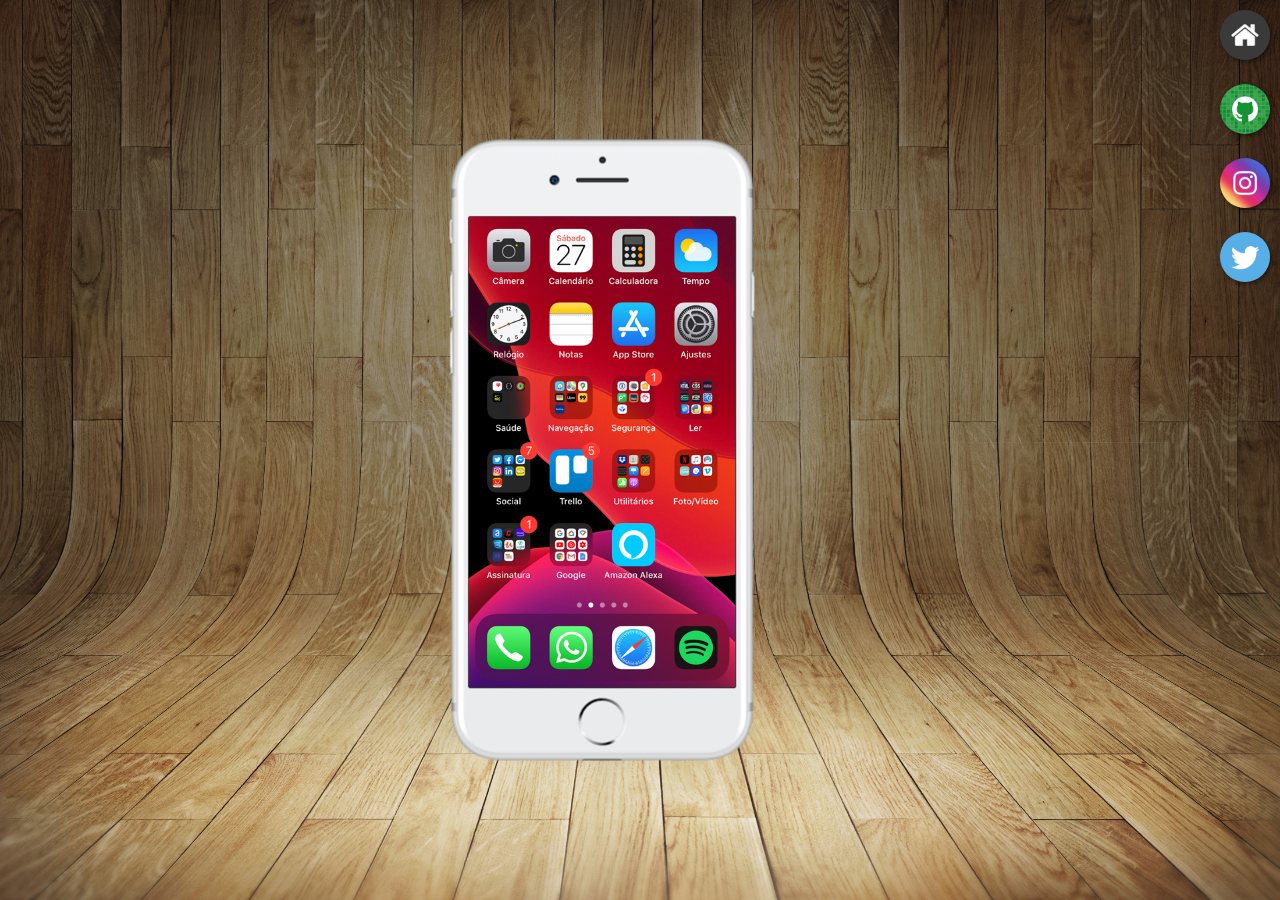
<file: index.html>
<!DOCTYPE html>
<html lang="pt-br">
<head>
    <meta charset="UTF-8">
    <meta http-equiv="X-UA-Compatible" content="IE=edge">
    <meta name="viewport" content="width=device-width, initial-scale=1.0">
    <link rel="shortcut icon" href="favicon.ico" type="image/x-icon">
    <link rel="stylesheet" href="estilos/style.css">
    <title>Projeto Redes Sociaist</title>


</head>
<body>
    <main>
        <section id="telefone">
            <iframe src="home.html" name="tela" id="tela" frameborder="0">
                Seu navegador não é compativel com isso.
            </iframe>

        </section>
        <section id="redes-sociais">
            <a href="home.html" target="tela"><img src="imagens/logo-home.jpg" alt="Home"></a><br>
            <a href="github.html" target="tela"><img src="imagens/logo-github.jpg" alt="GitHub"></a><br>
            <a href="instagram.html" target="tela"><img src="imagens/logo-instagram.jpg" alt=""></a><br>
            <a href="twitter.html" target="tela"><img src="imagens/logo-twitter.jpg" alt=""></a><br>

        </section>
    </main>



    <h1></h1>
    
</body>
</html>
</file>
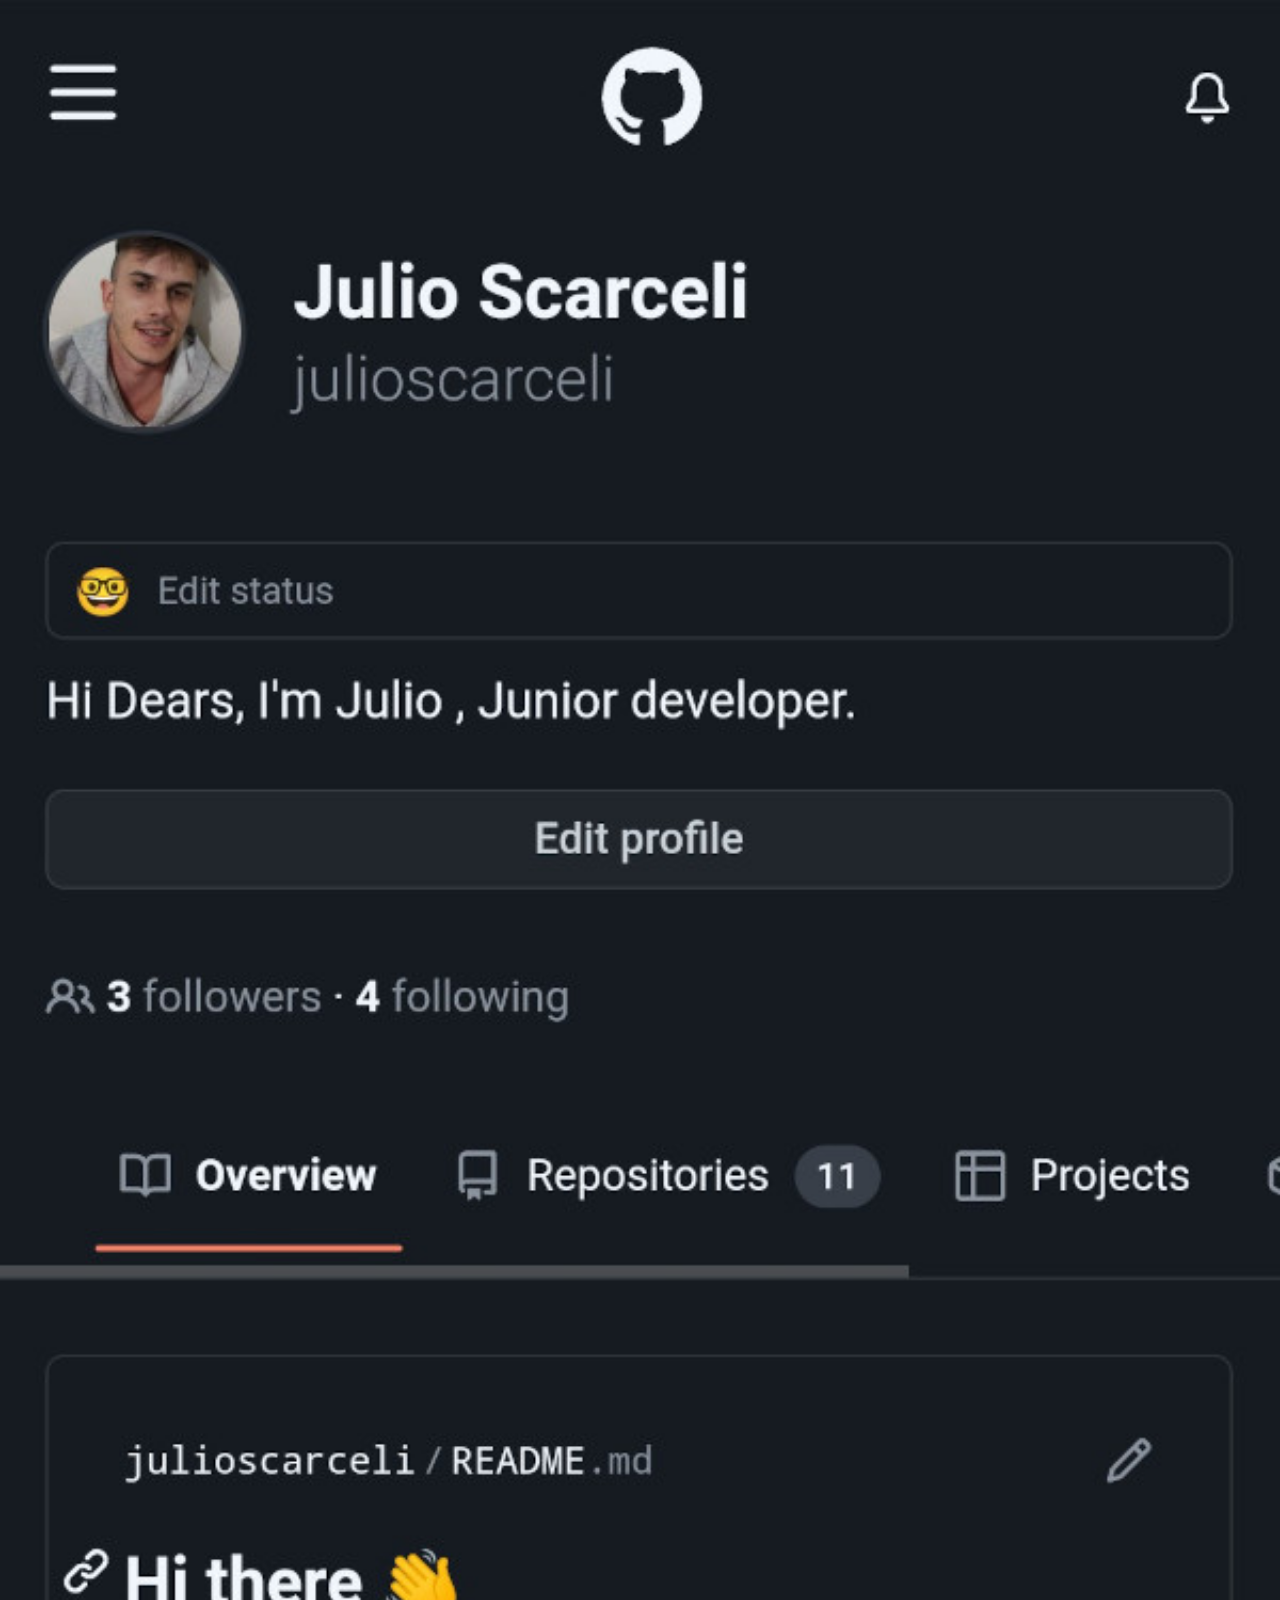
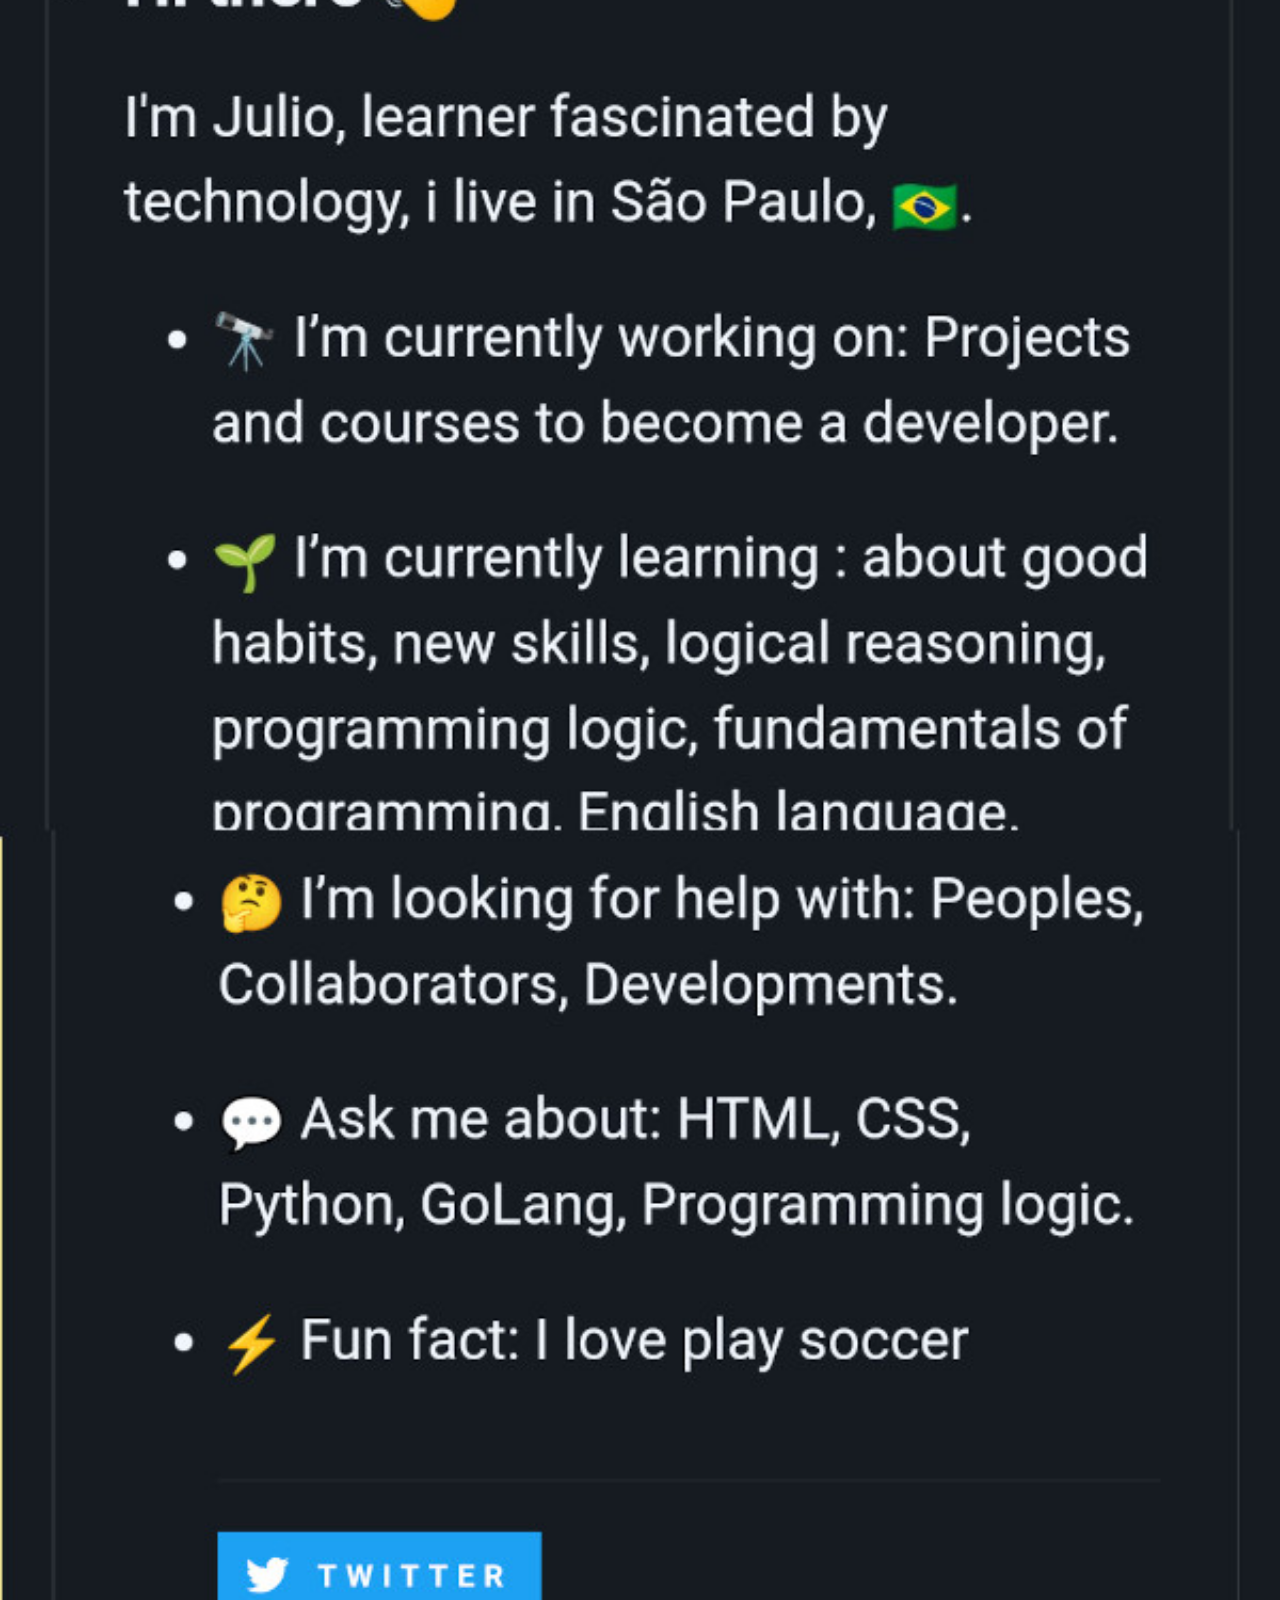
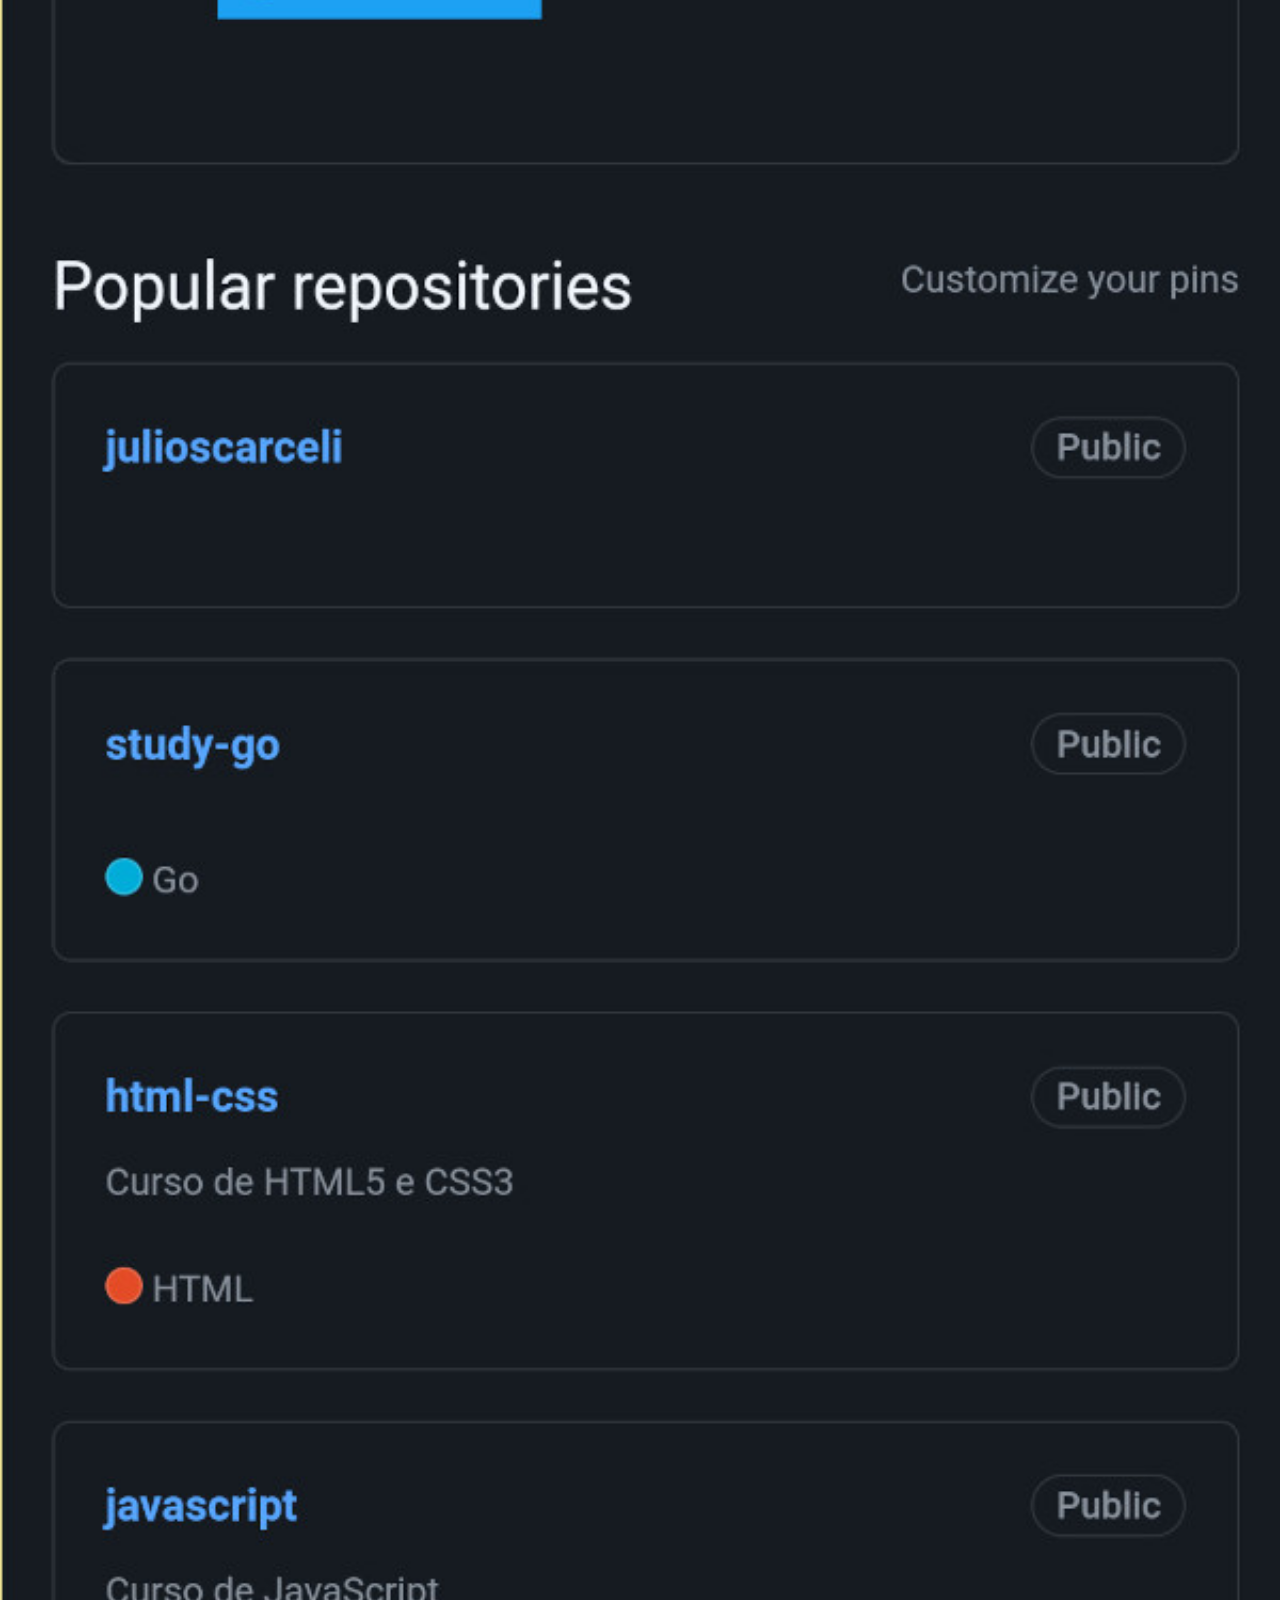
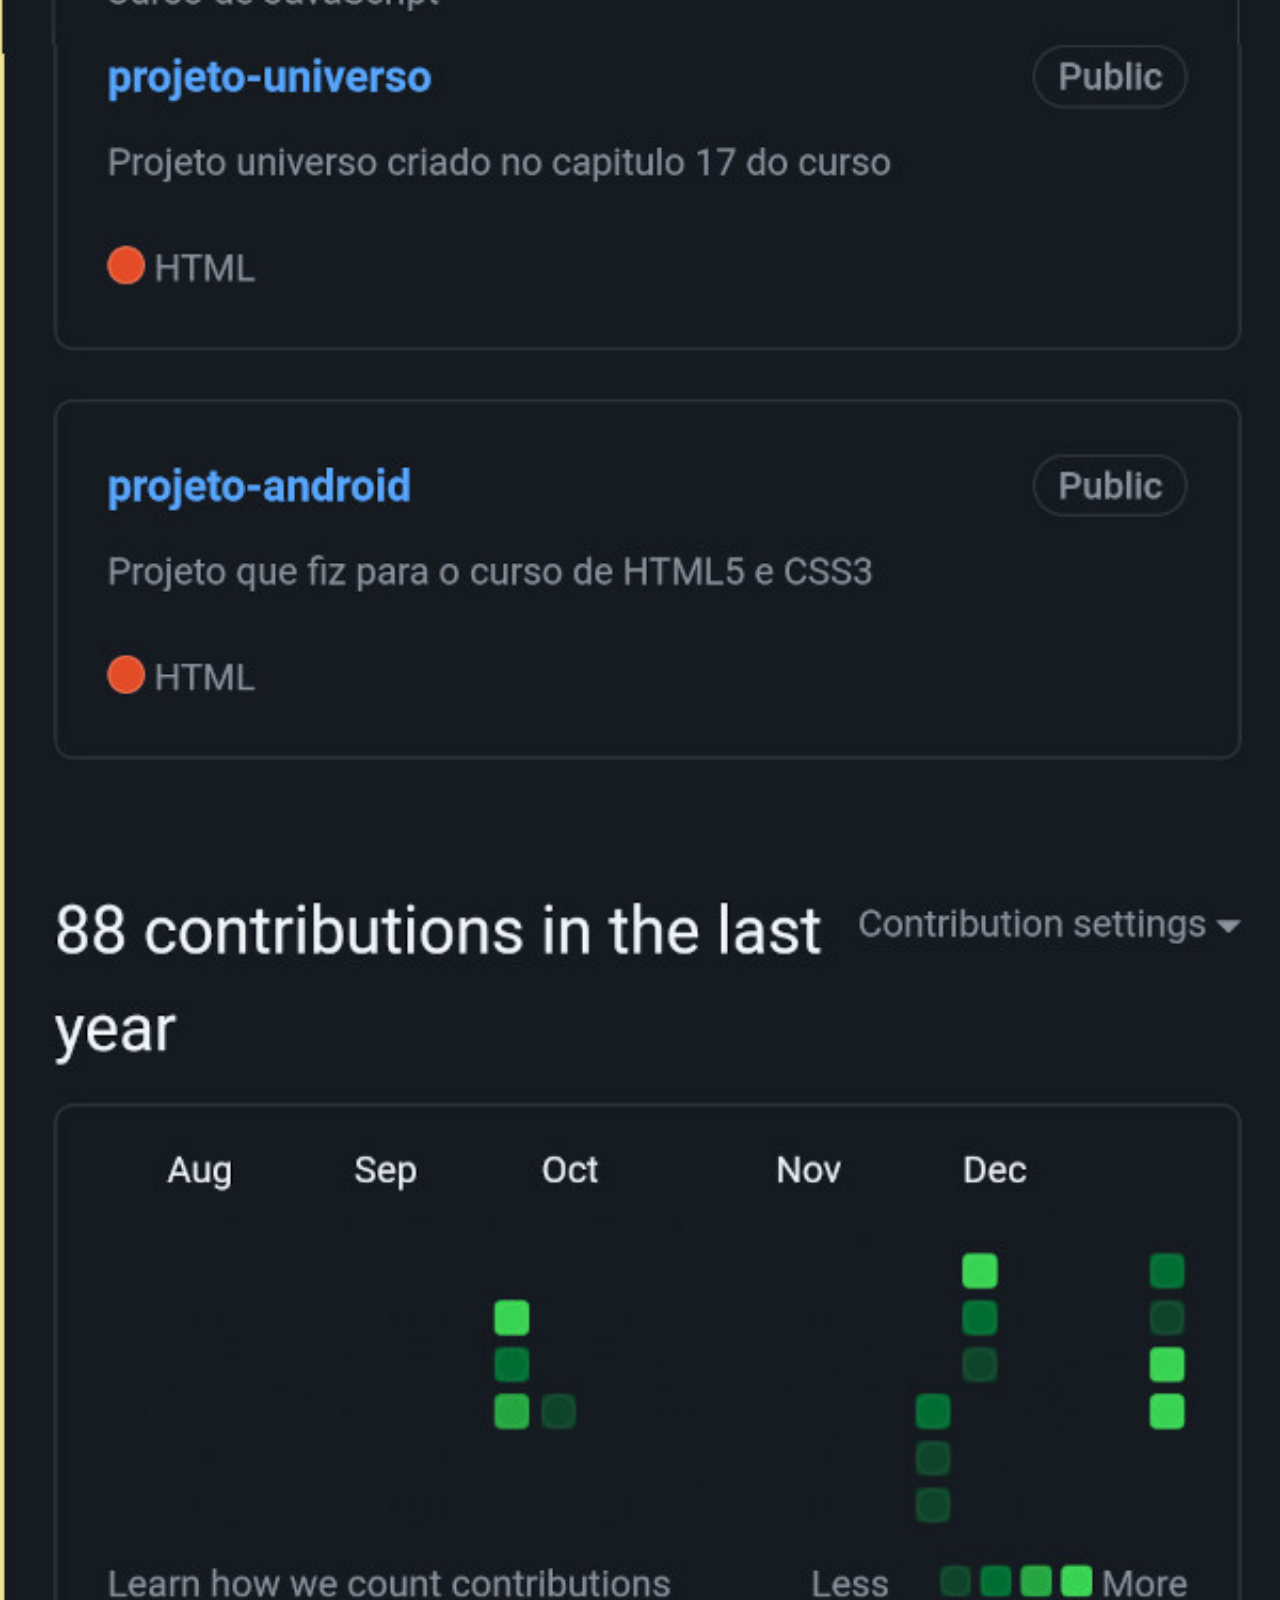
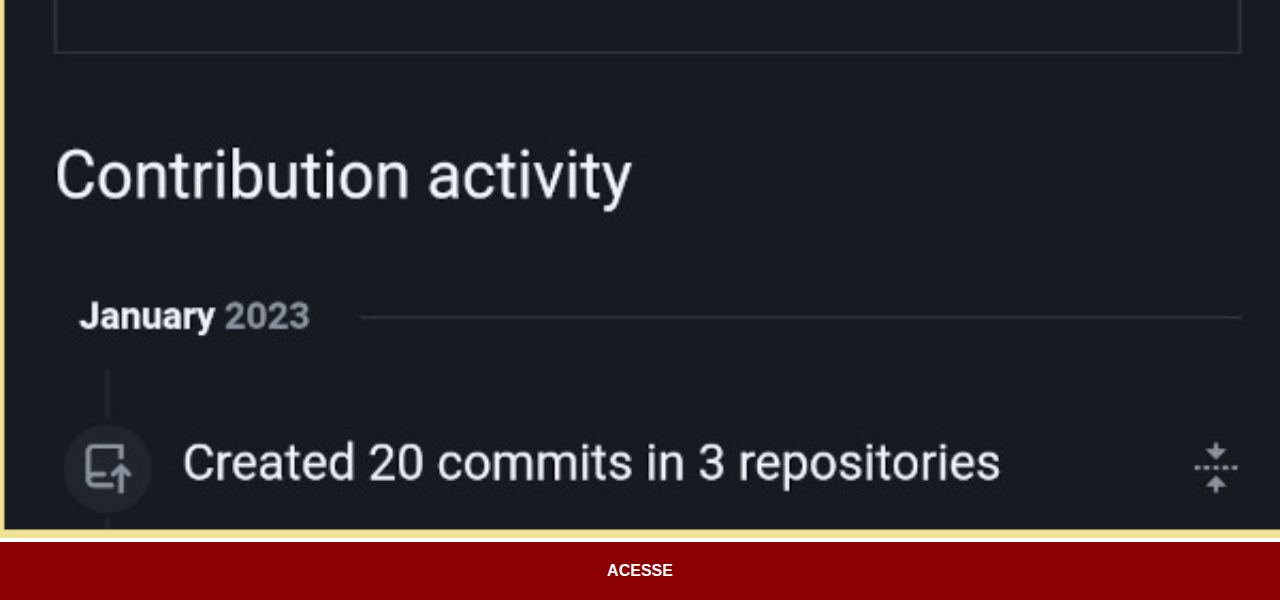
<file: github.html>
<!DOCTYPE html>
<html lang="pt-br">
<head>
    <meta charset="UTF-8">
    <meta http-equiv="X-UA-Compatible" content="IE=edge">
    <meta name="viewport" content="width=device-width, initial-scale=1.0">
    <title>GitHub</title>
    <link rel="stylesheet" href="estilos/social.css">

</head>
<body>
    <img src="imagens/tela-githubjulio.jpg" alt="GitHub">
    <a href="https://github.com/julioscarceli" target="_blank">ACESSE</a>
    
</body>
</html>
</file>
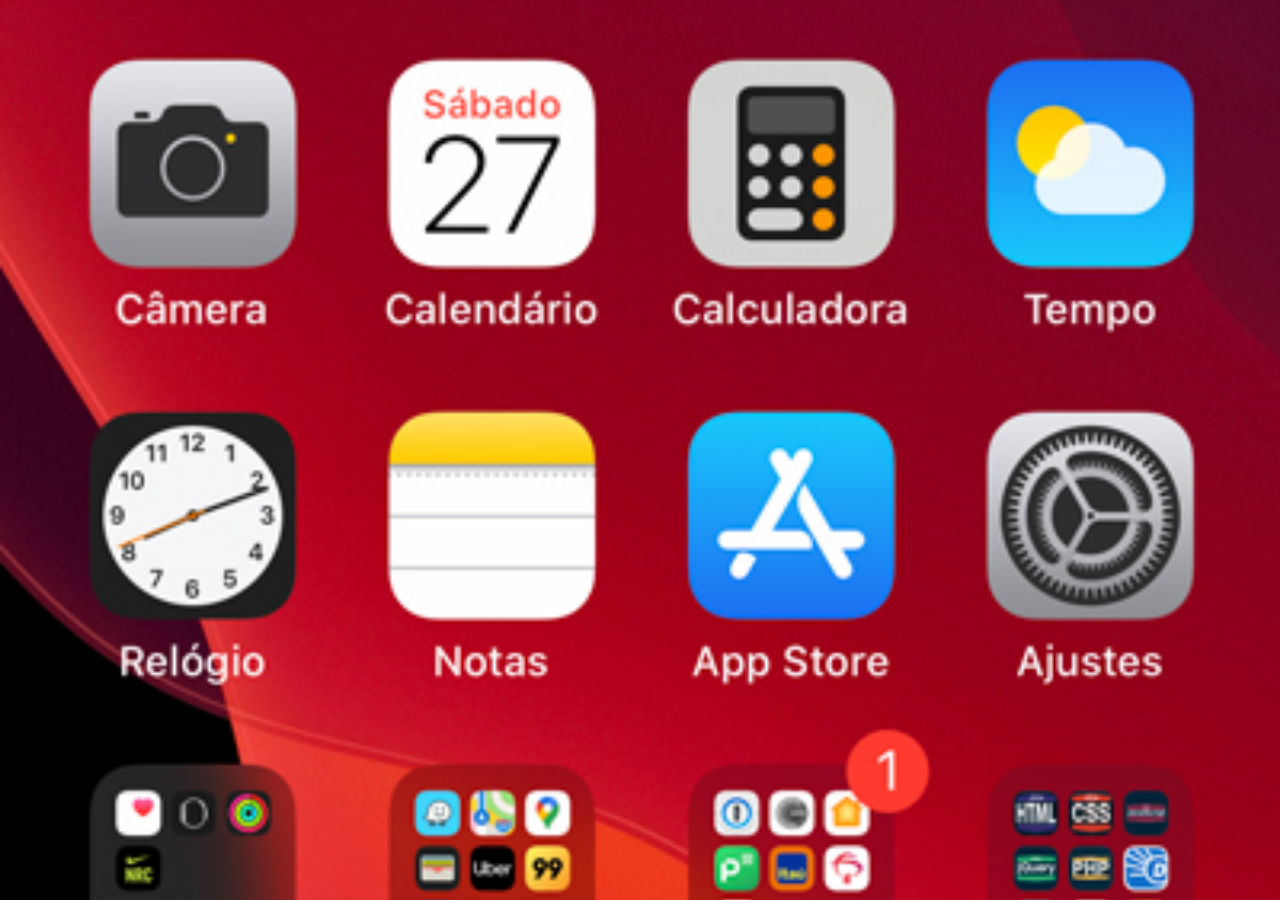
<file: home.html>
<!DOCTYPE html>
<html lang="pt-br">
<head>
    <meta charset="UTF-8">
    <meta http-equiv="X-UA-Compatible" content="IE=edge">
    <meta name="viewport" content="width=device-width, initial-scale=1.0">
    <title>Document</title>
</head>

<style>
    * {
        margin: 0px;
        padding: 0px;
    }

    body {
        width: 100vw;
        height: 100vh;
        background: black url('imagens/tela-home.jpg') no-repeat top center;
        background-size: cover;
    }
</style>
<body>
    
</body>
</html>
</file>
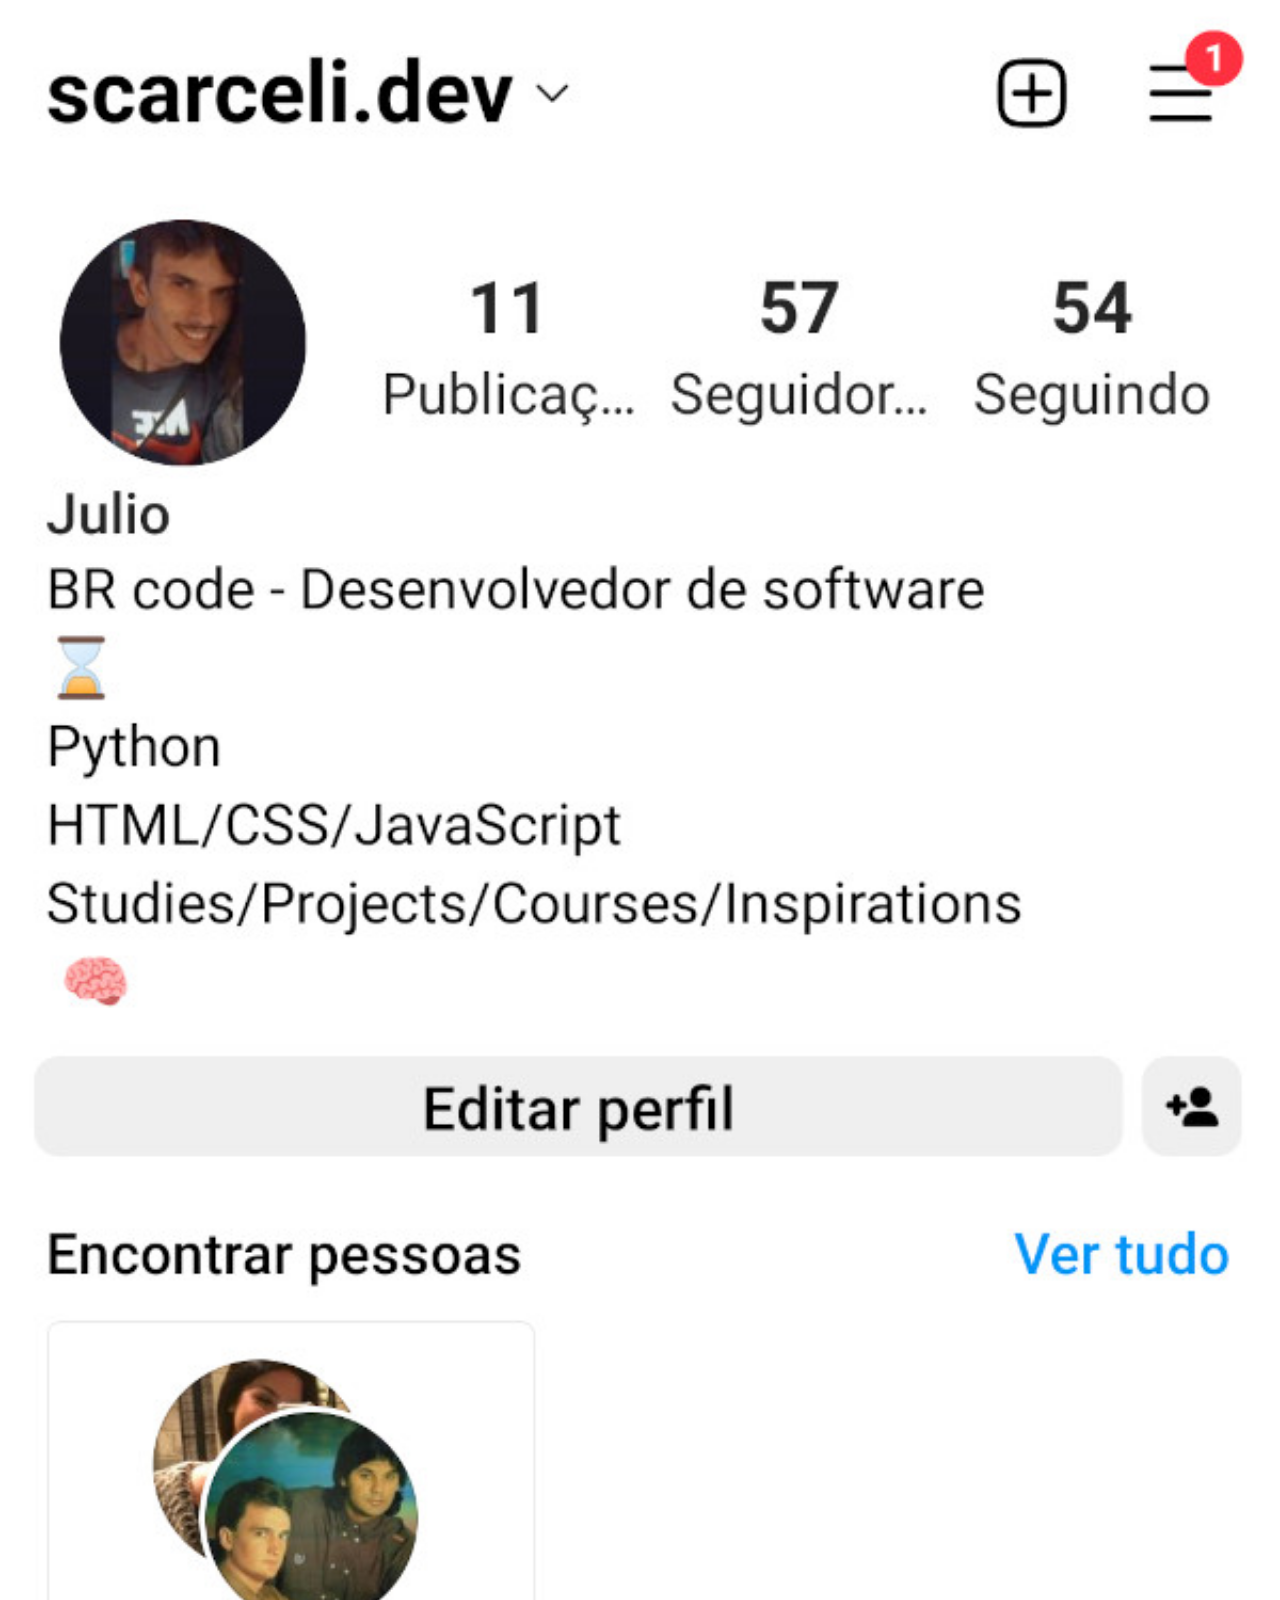
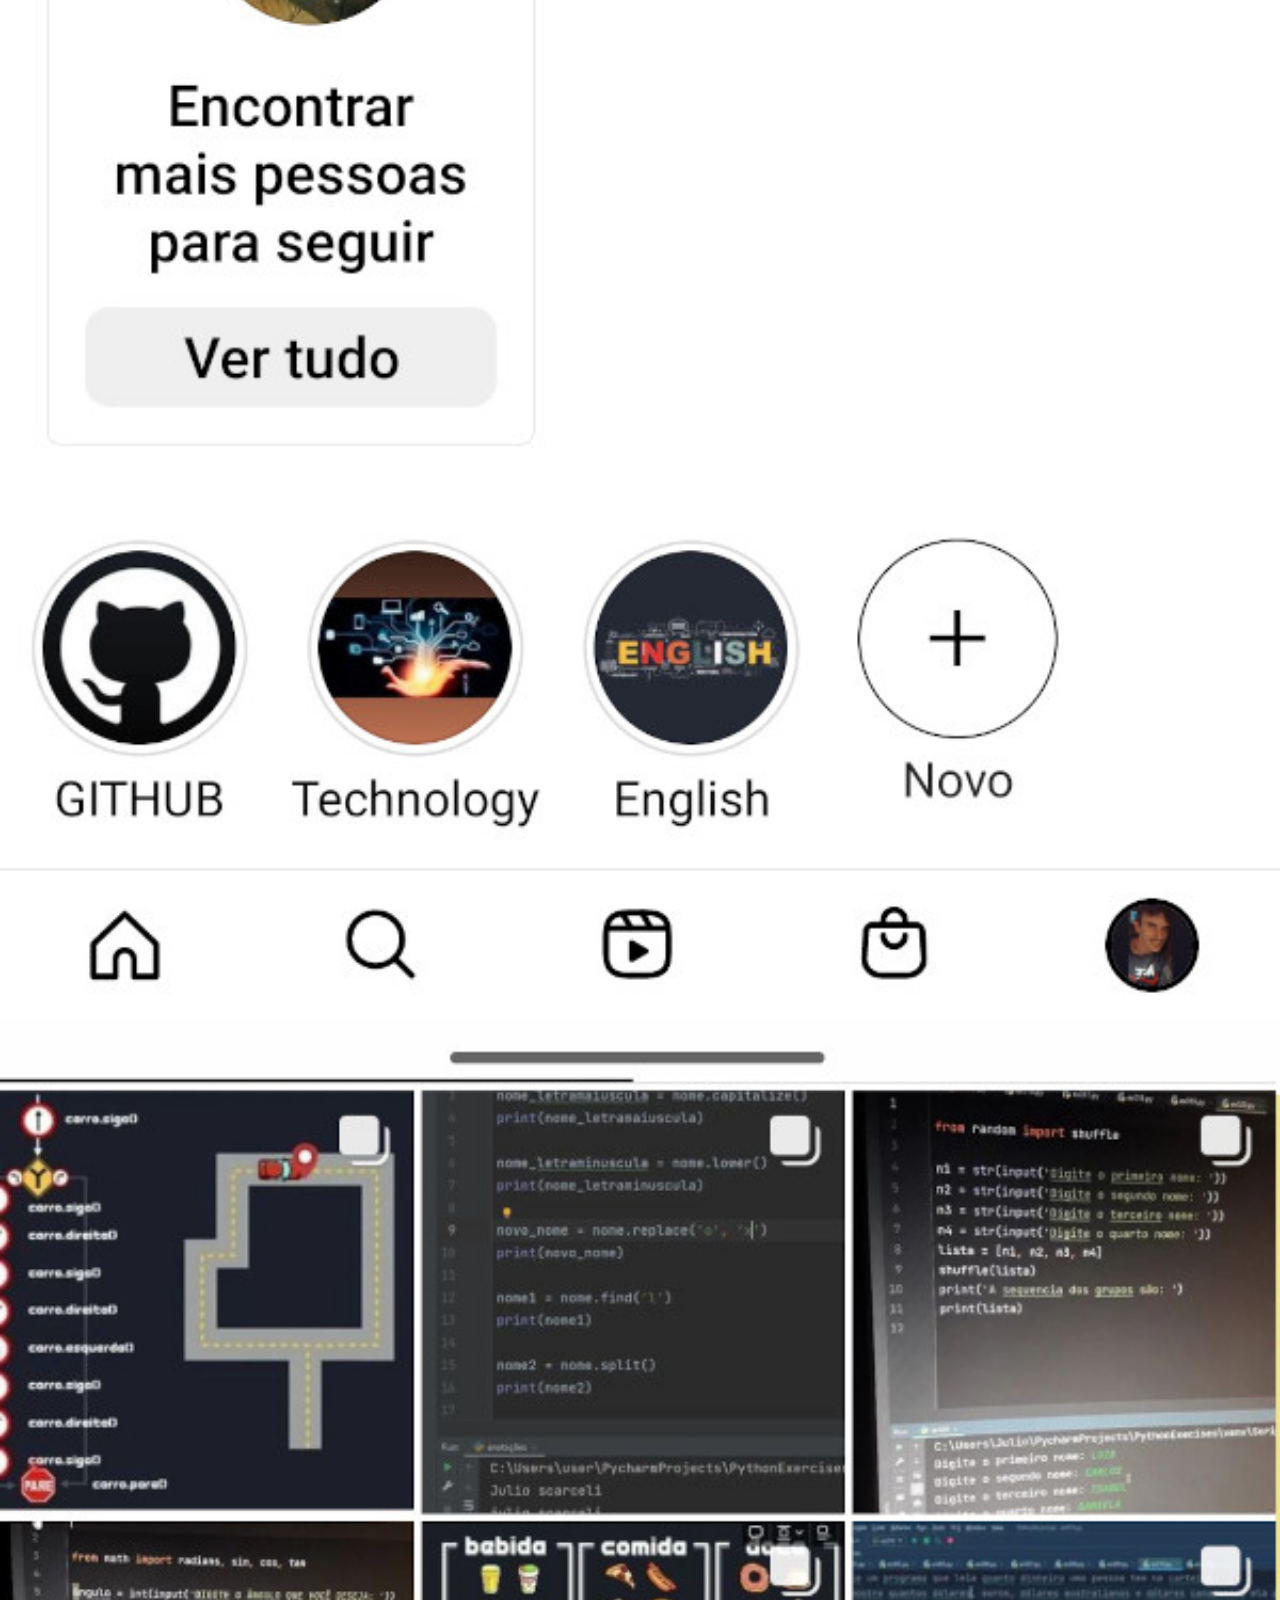
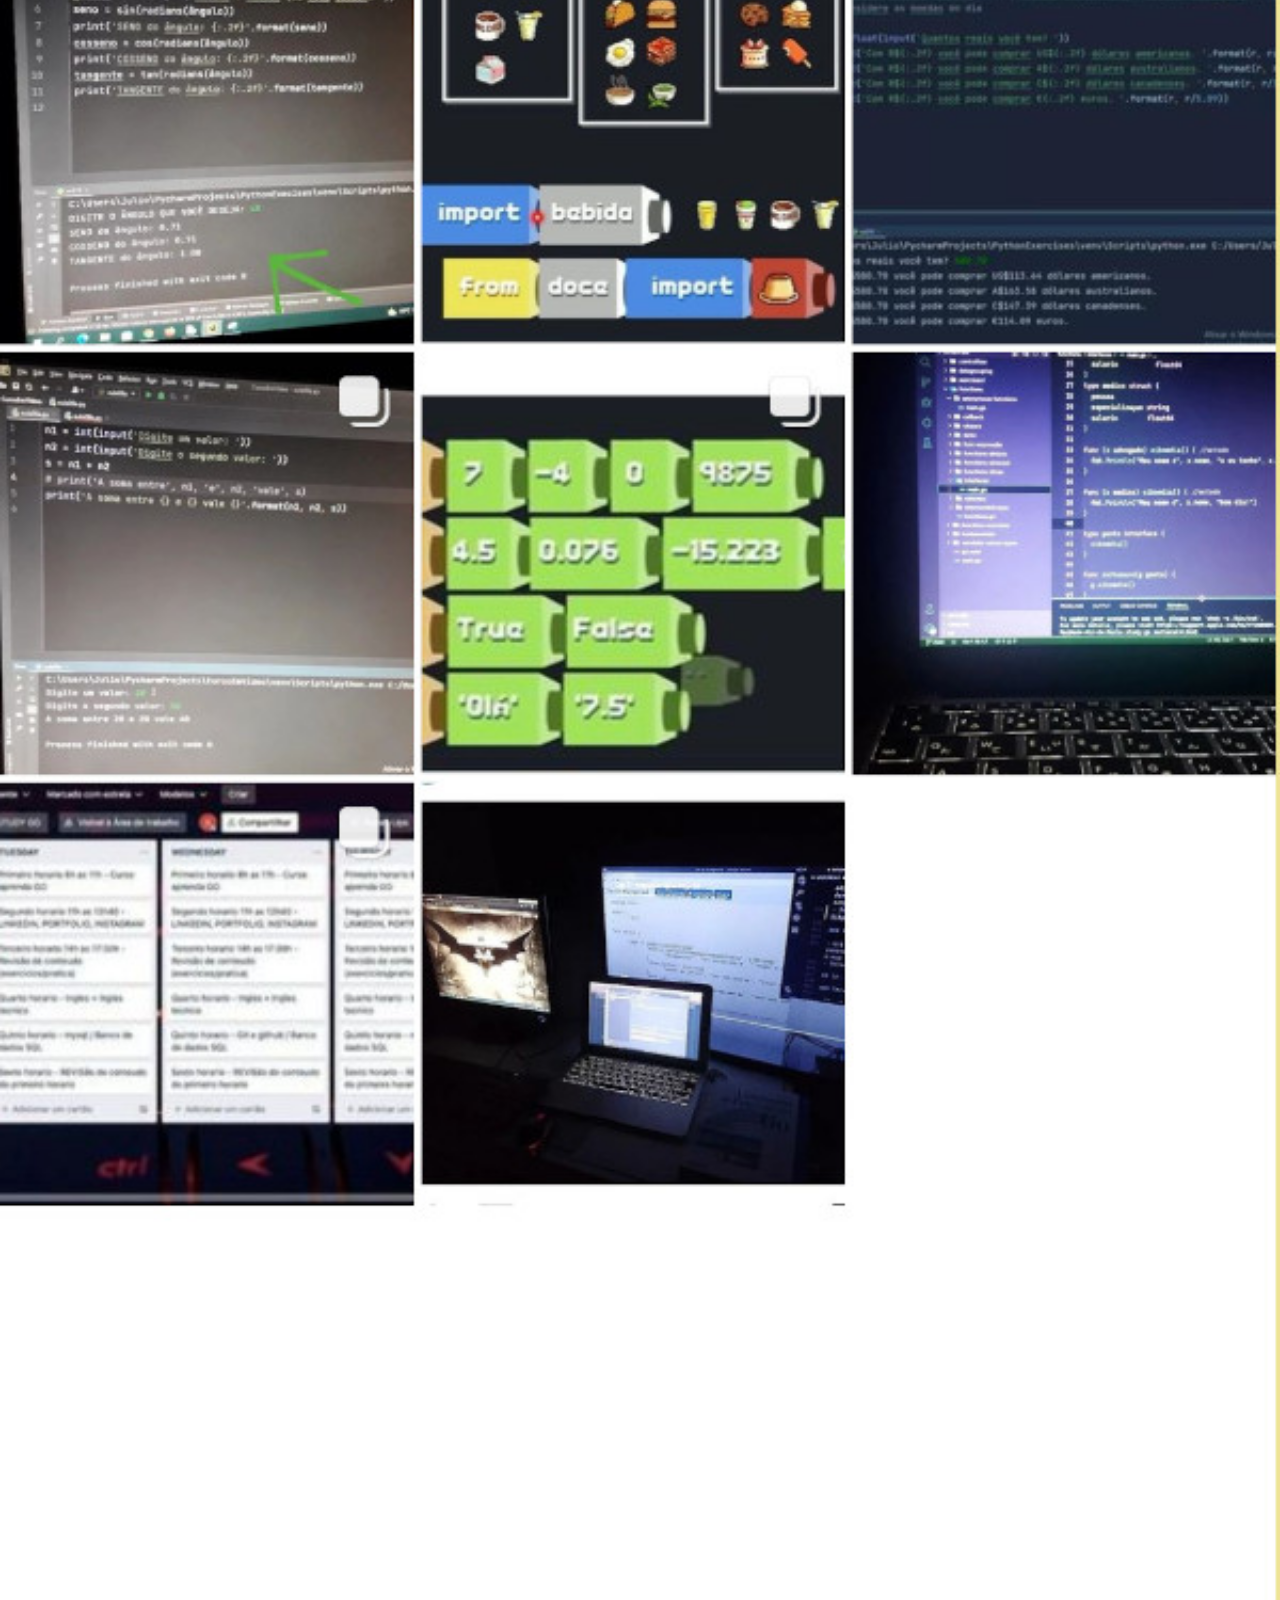
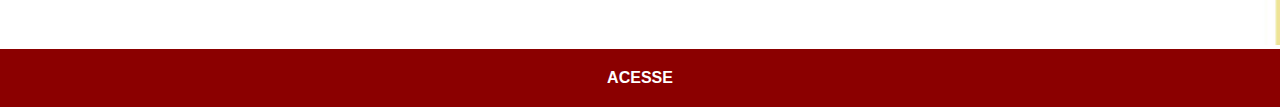
<file: instagram.html>
<!DOCTYPE html>
<html lang="pt-br">
<head>
    <meta charset="UTF-8">
    <meta http-equiv="X-UA-Compatible" content="IE=edge">
    <meta name="viewport" content="width=device-width, initial-scale=1.0">
    <link rel="stylesheet" href="estilos/social.css">
    <title>Instagram</title>
    <style>

    </style>
</head>
<body>
    <img src="imagens/tela-instragamjulio.jpg" alt="Instagram">
    <a href="https://www.instagram.com/scarceli.dev/" target="_blank">ACESSE</a>
    
</body>
</html>
</file>
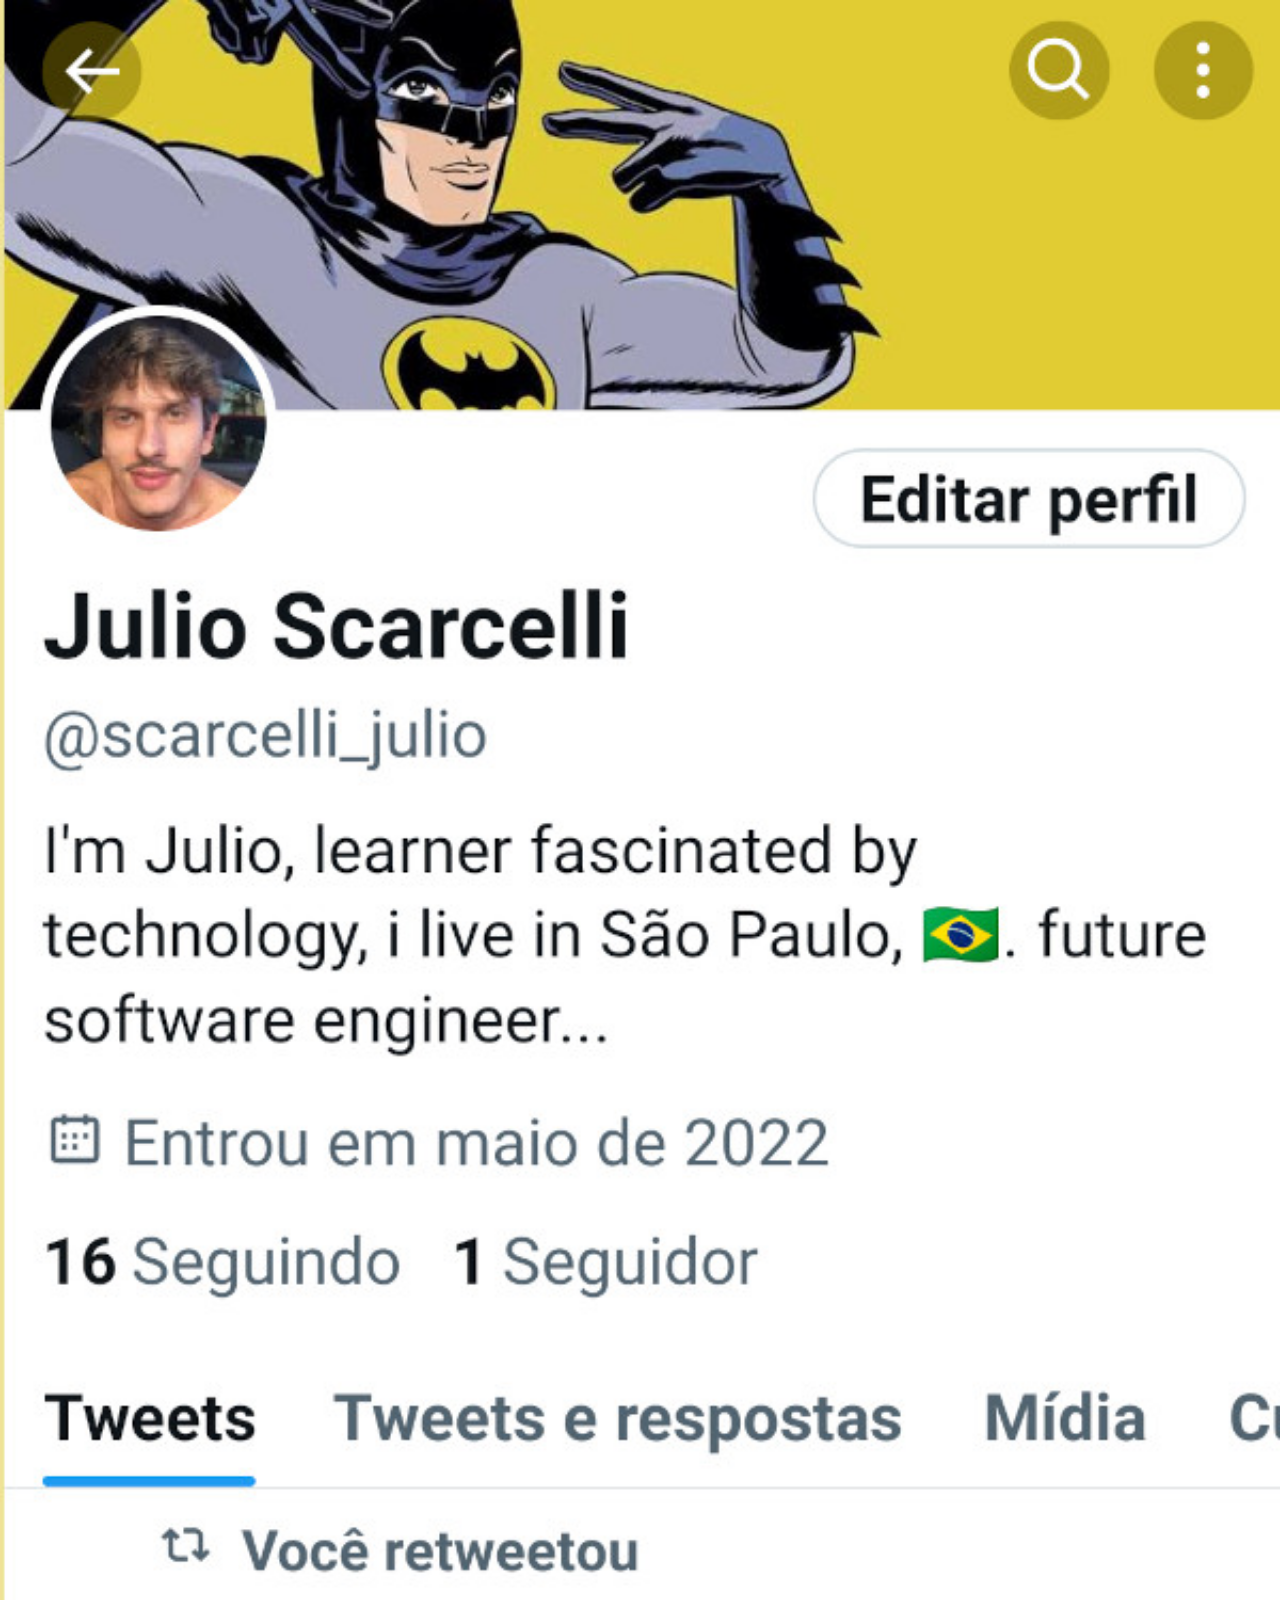
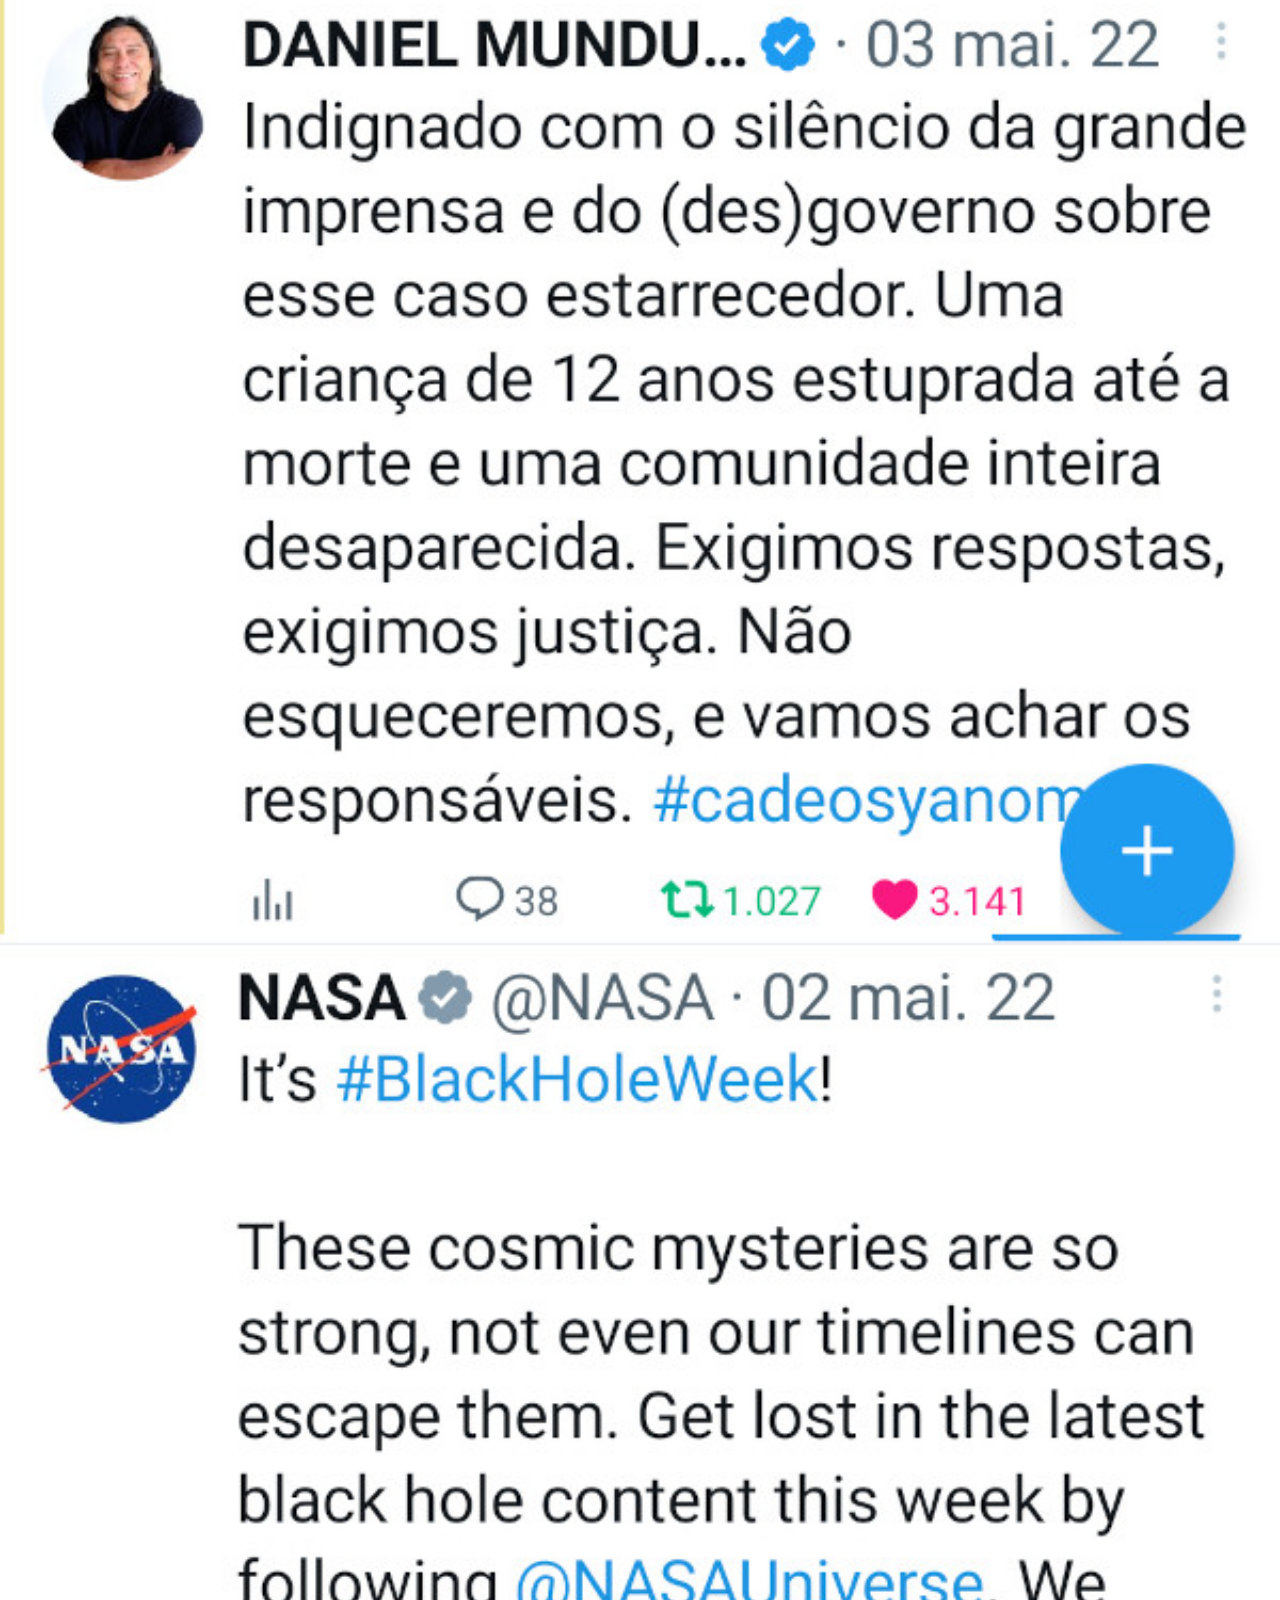
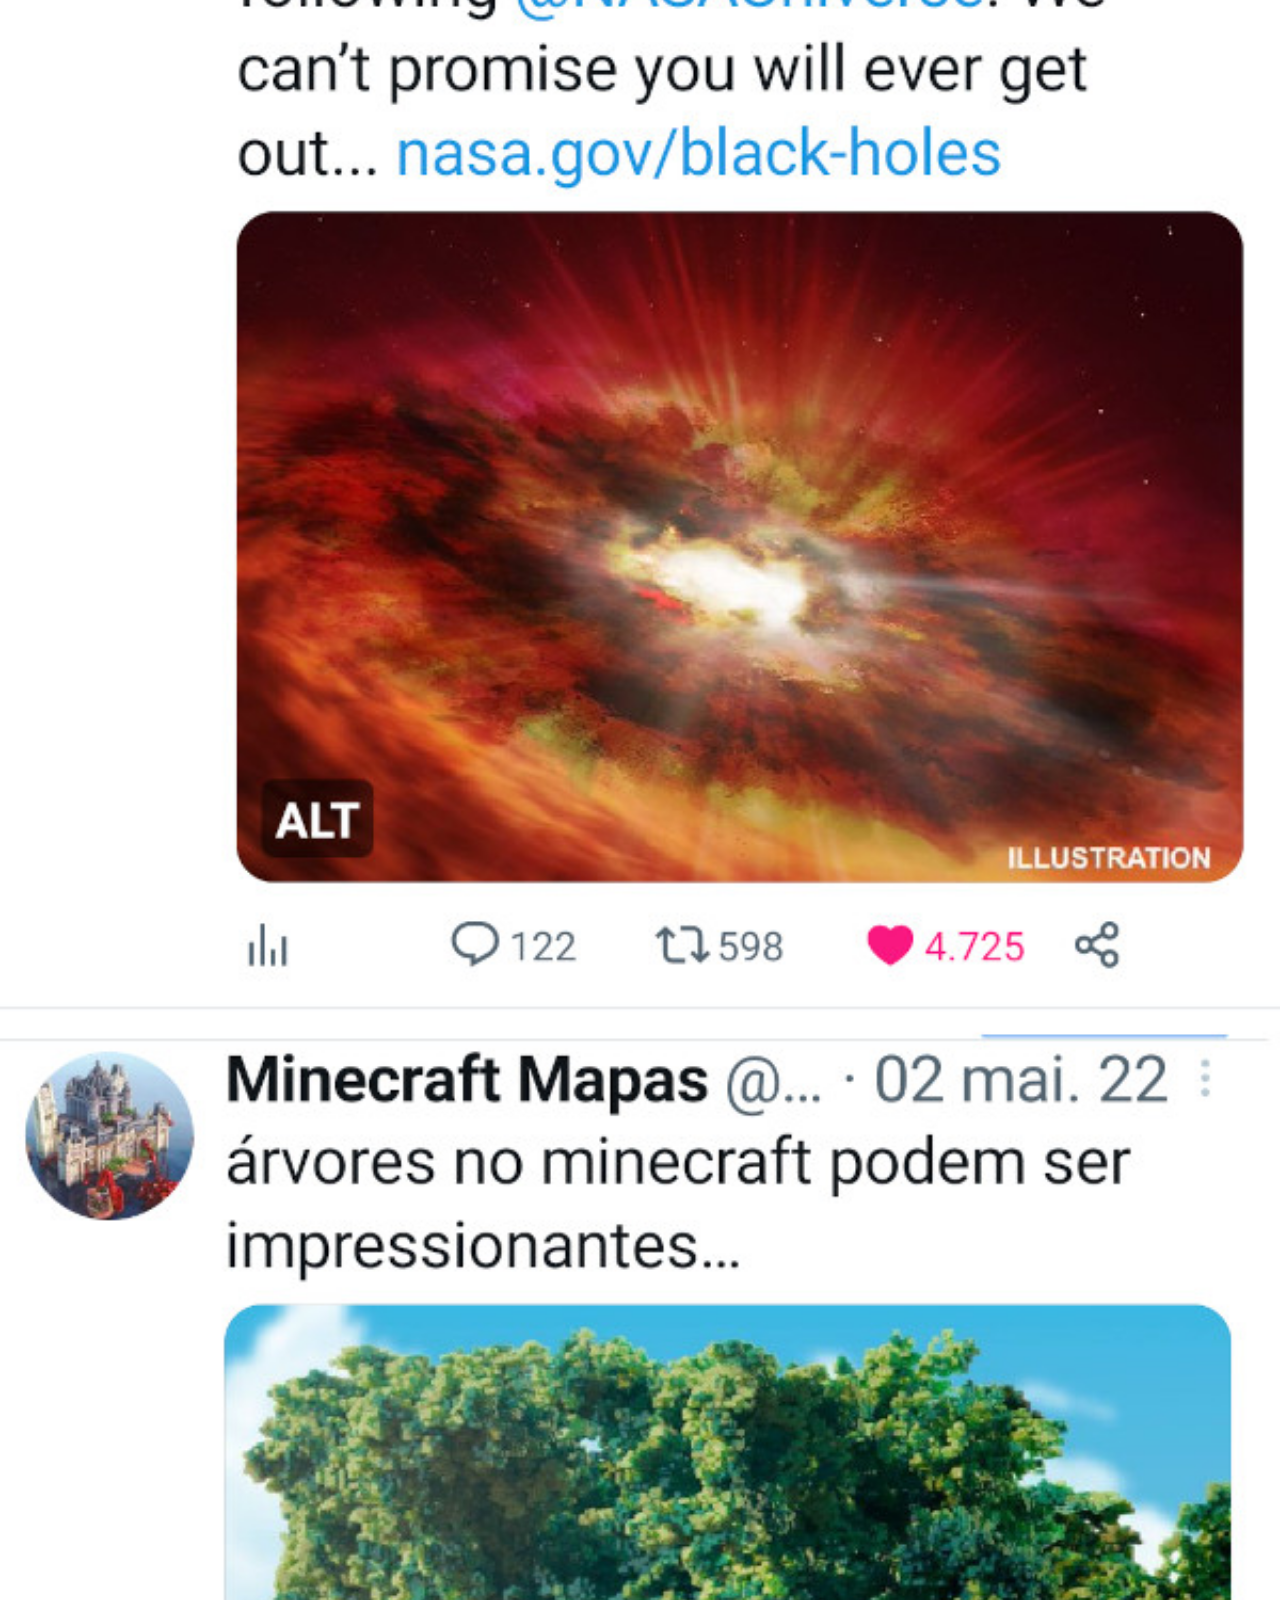
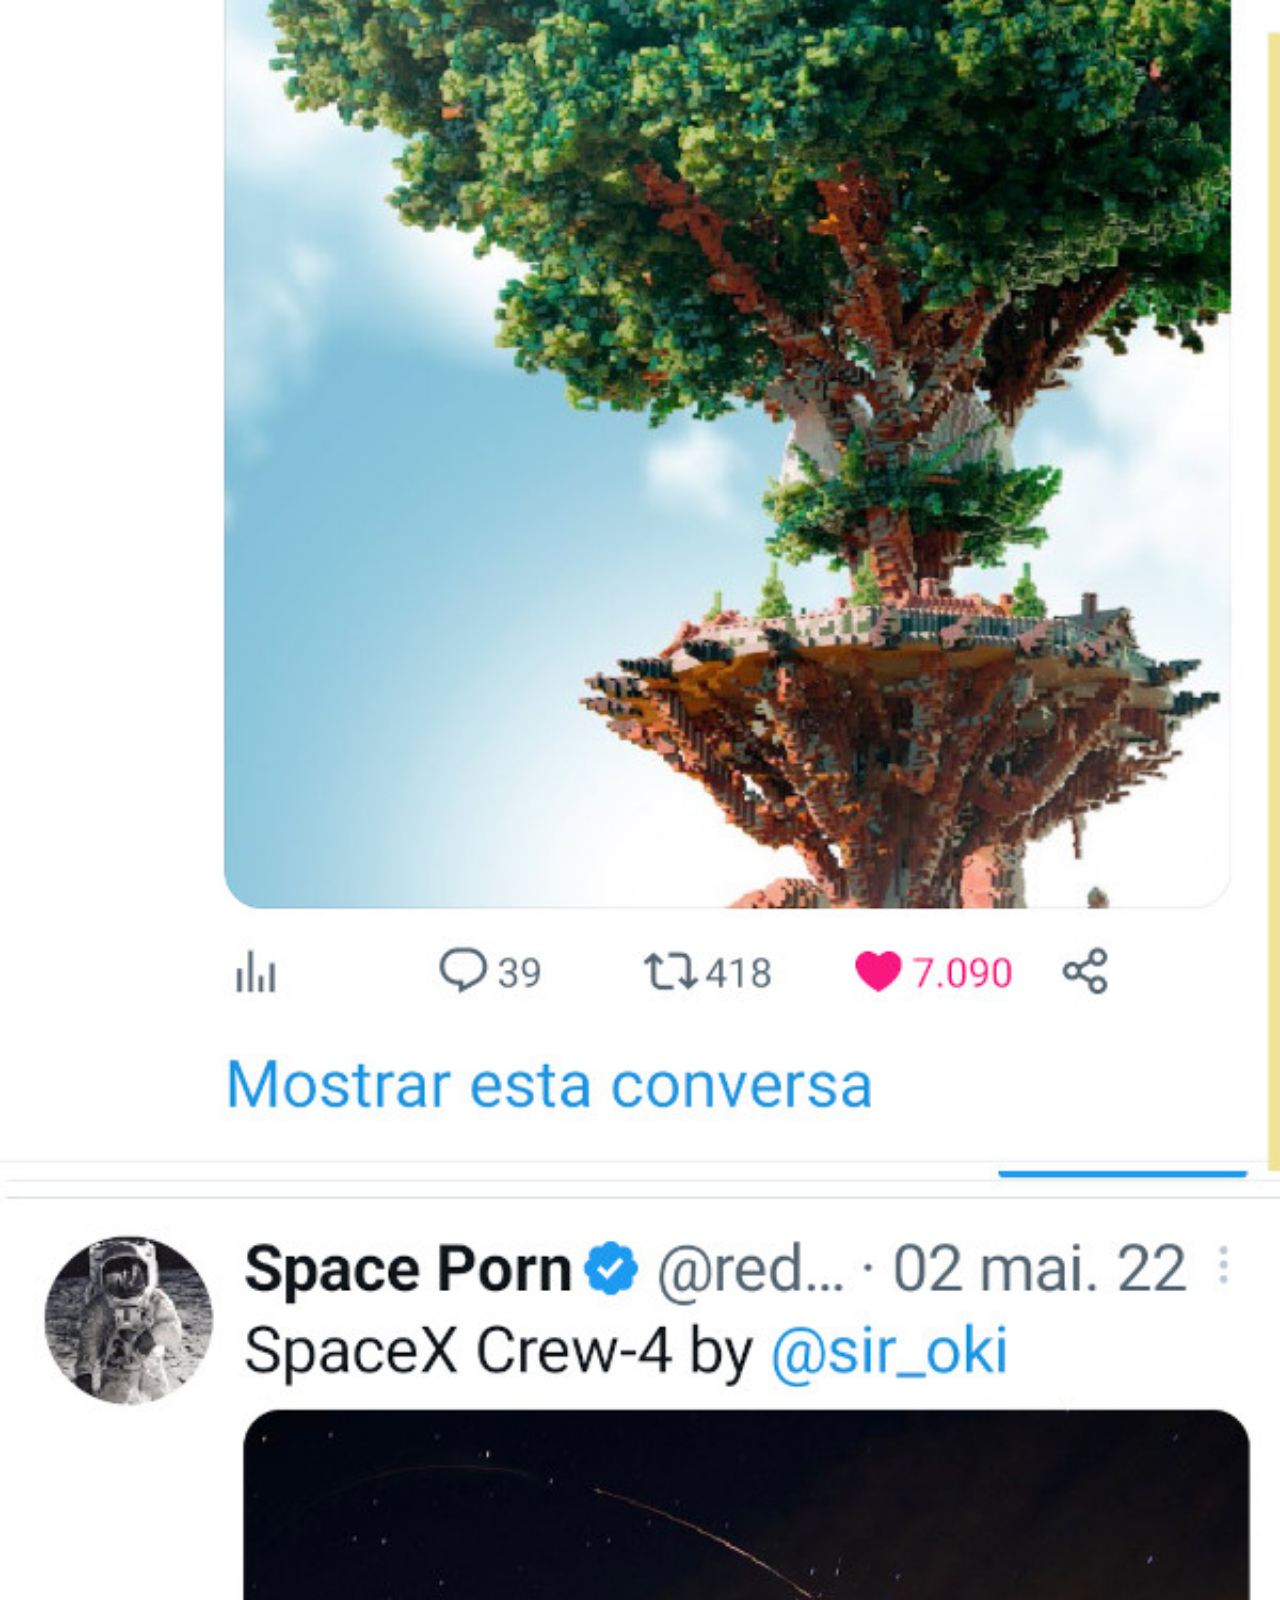
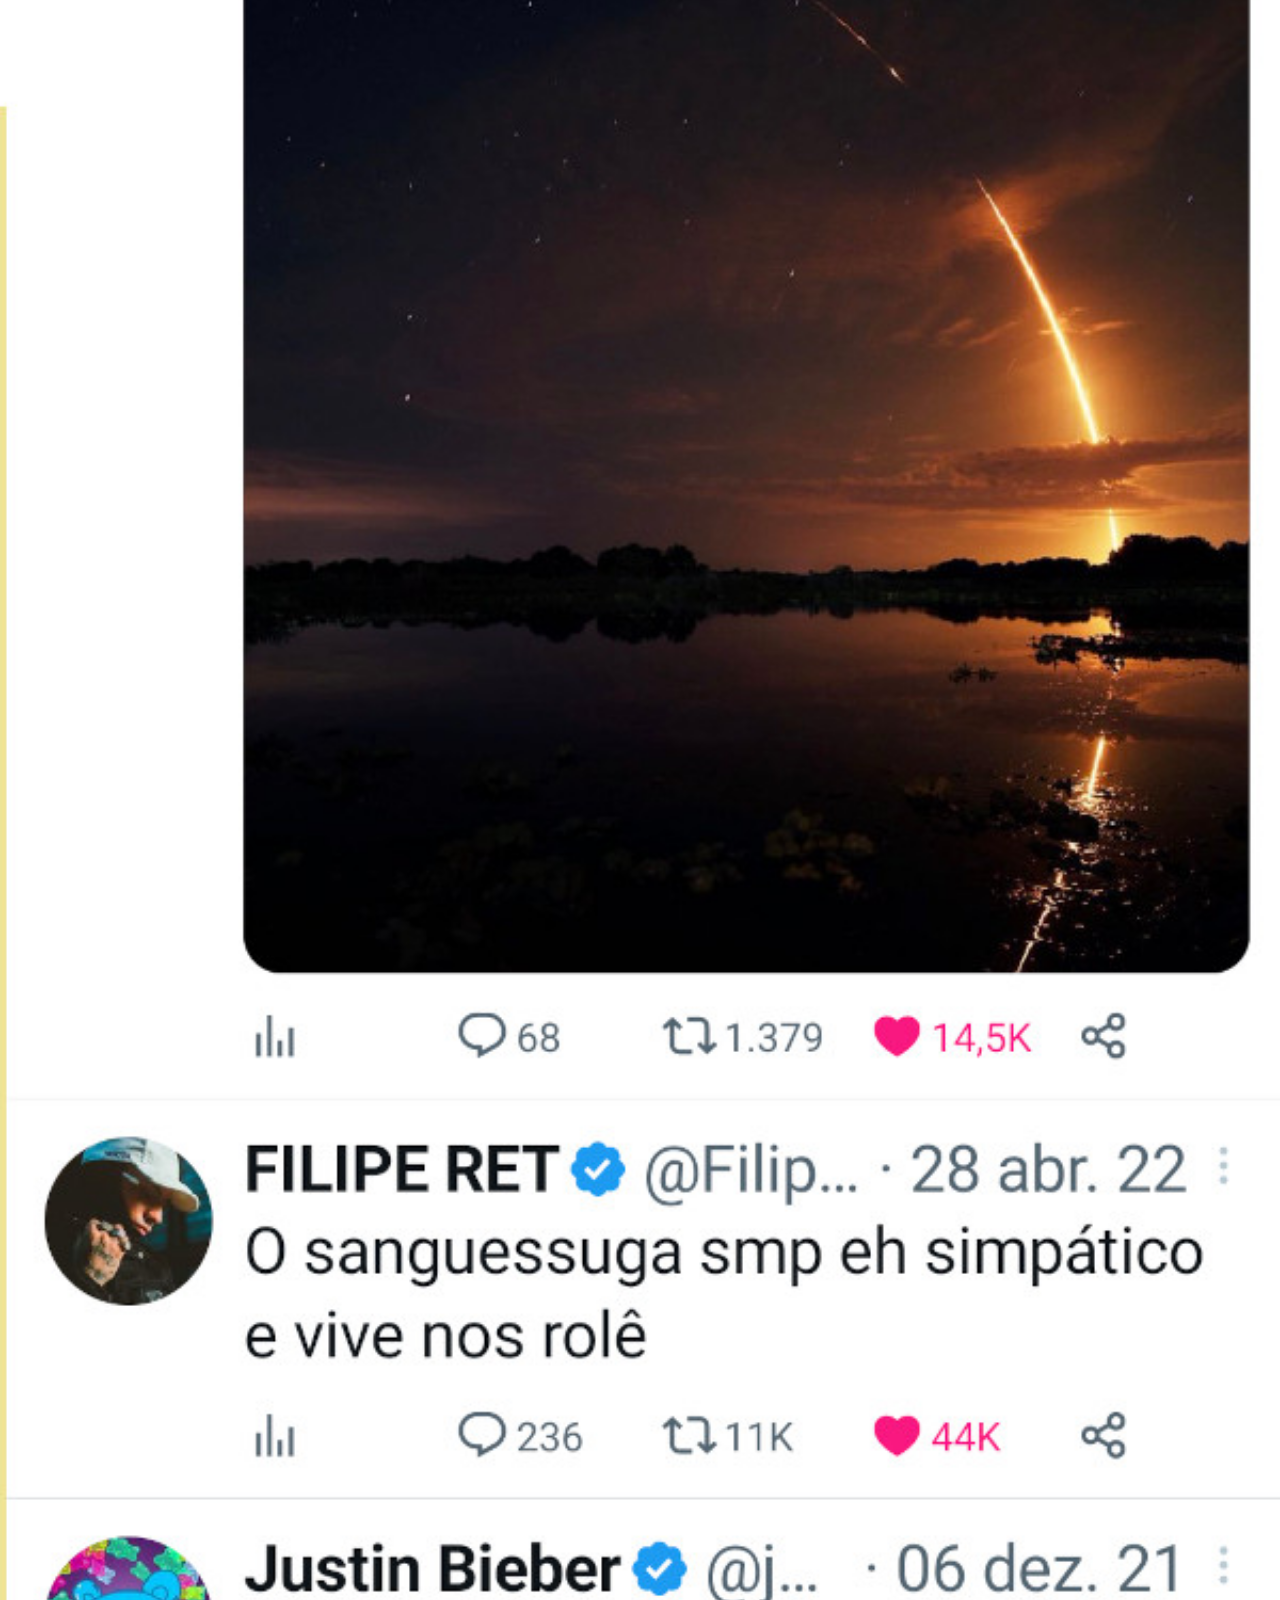
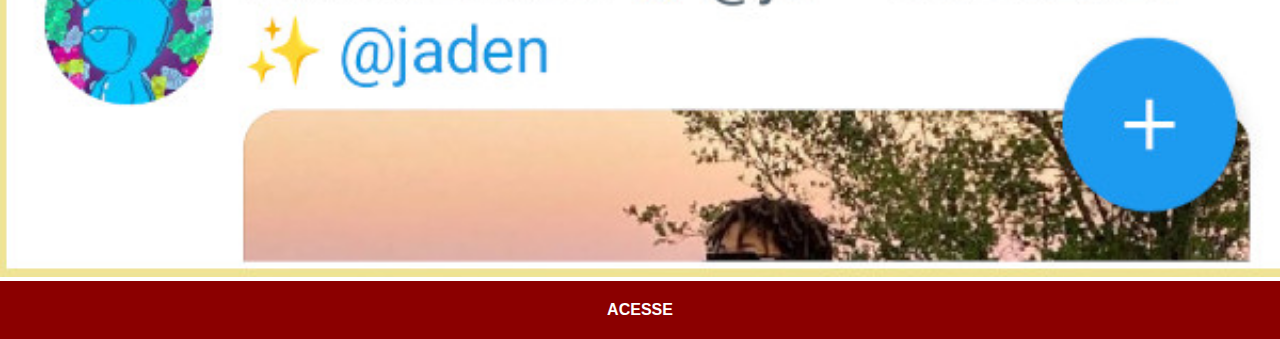
<file: twitter.html>
<!DOCTYPE html>
<html lang="pt-br">
<head>
    <meta charset="UTF-8">
    <meta http-equiv="X-UA-Compatible" content="IE=edge">
    <meta name="viewport" content="width=device-width, initial-scale=1.0">
    <link rel="stylesheet" href="estilos/social.css">
    <title>Twitter</title>

</head>
<body>
    <img src="imagens/tela-twitterjulio.jpg" alt="Twitter">
    <a href="https://twitter.com/scarcelli_julio" target="_blank">ACESSE</a>

</body>
</html>
</file>
<file: estilos/style.css>
@charset "UTF-8";

* {
    margin: 0px;
    padding: 0px;
    font-family: Arial, Helvetica, sans-serif;
}

html , body {
    height: 100vh;
    width: 100vw;
    background-color: black;
    
}

body {
    background: url('../imagens/fundo-madeira.jpg') no-repeat top center;
    background-size: cover;
    background-attachment: fixed;

}

main {
    height: 100vh;
    position: relative;
    
}

section#telefone {
        position: absolute;
        top: 50%;
        left: 47%;
        transform: translate(-50%, -50%);
        height: 627px;
        width: 311px;
        
        background:  url('../imagens/frame-iphone.png') no-repeat;
}

iframe#tela {
    position: relative;
    top: 80px;
    left: 22px;
    width: 267px;
    height: 471px;
}

section#redes-sociais {
    text-align: right;
}

section#redes-sociais > a > img {
    width: 50px;
    height: 50px;
    margin: 10px;
    border-radius: 50%;
    box-shadow: 2px 2px 5px rgba(0, 0, 0, 0.49);
    box-sizing: border-box;
}

section#redes-sociais  img:hover {
    border: 2px solid rgba(255, 255, 255, 0.356);
    transform: translate(-3px , -3px);
    box-shadow: 5px 5px 10px rgba(0, 0, 0, 0.6);
    transition: transform .3s;
}
</file>
<file: estilos/social.css>
@charset "UTF-8";

* {
    margin: 0px;
    padding: 0px;
    font-family: Arial, Helvetica, sans-serif;
}

::-webkit-scrollbar{
    width: 0px;
    height: 0px;
}
img {

    width: 100vw;
    
}

a {
    display: block;
    background-color: darkred;
    color: white;
    padding: 20px;
    text-align: center;
    font-weight: bolder;
    text-decoration: none;


}

a:hover {
    background-color: red;
}
</file>
